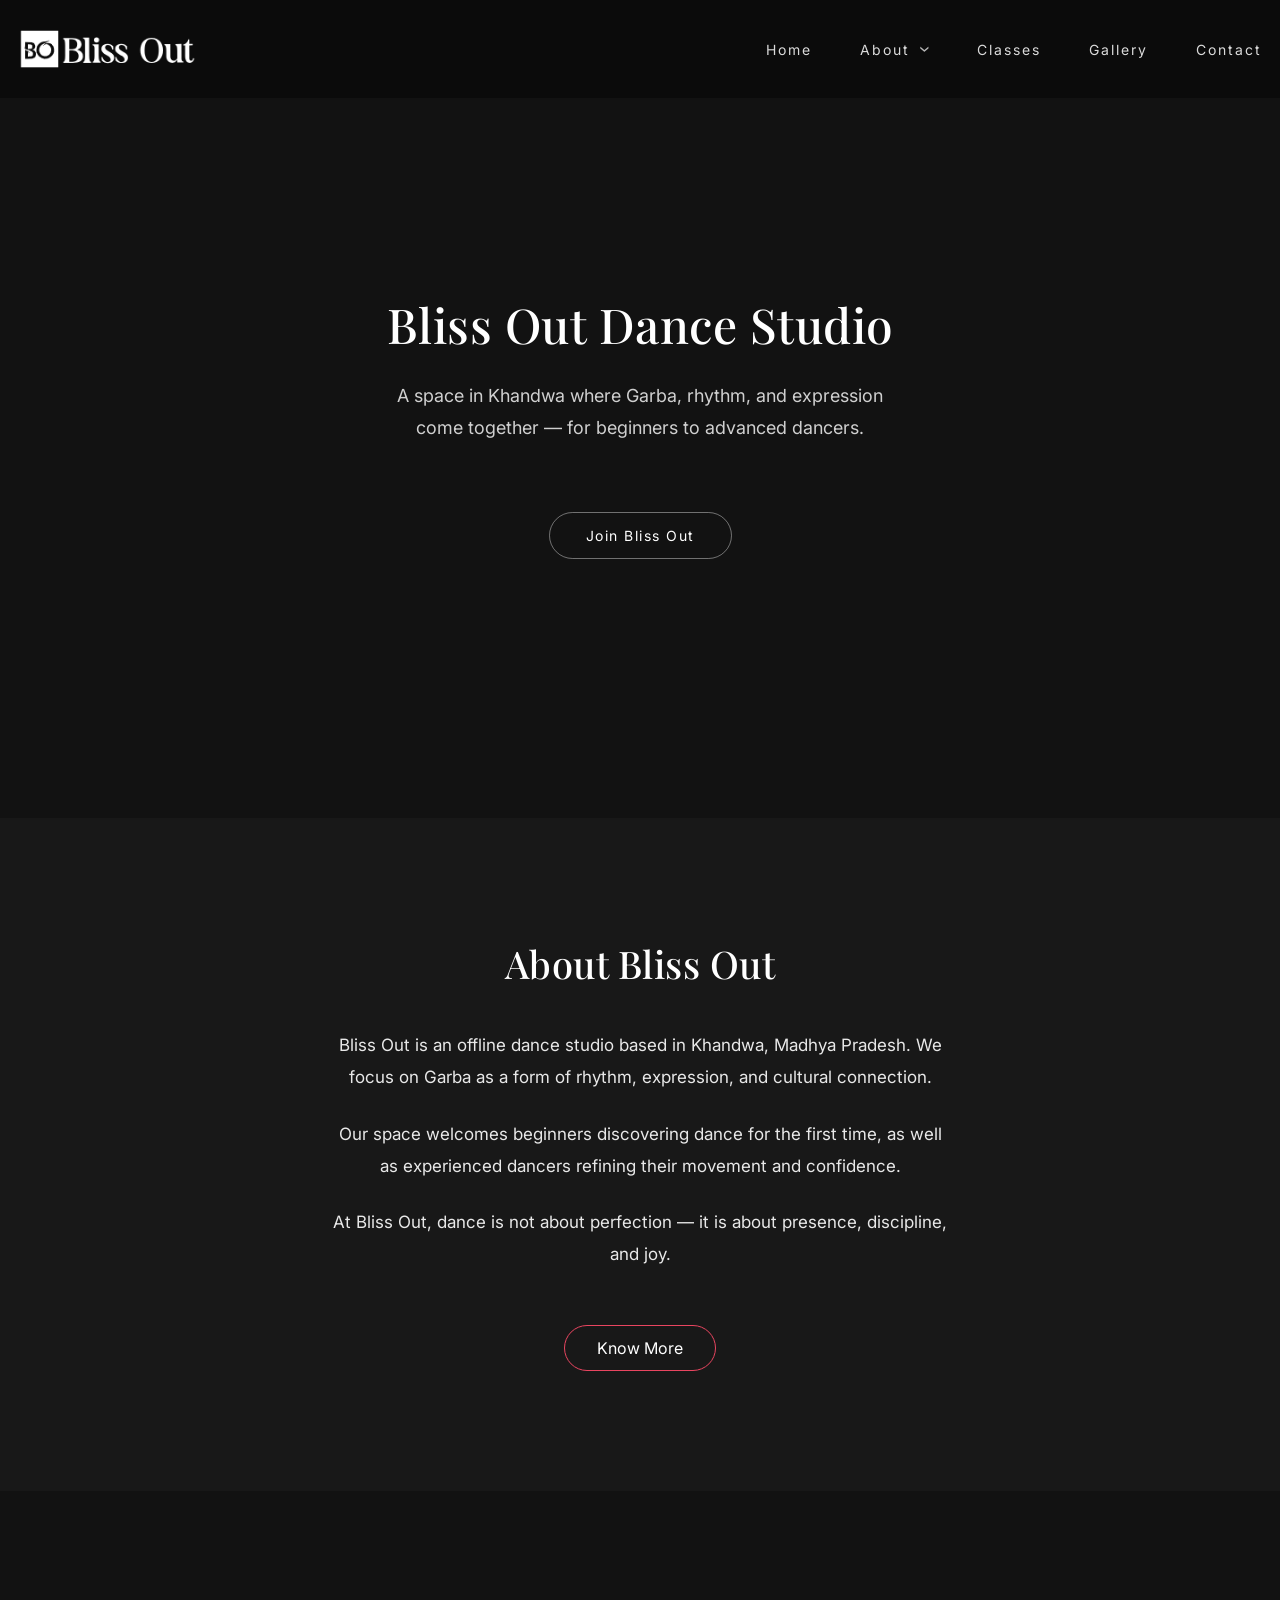
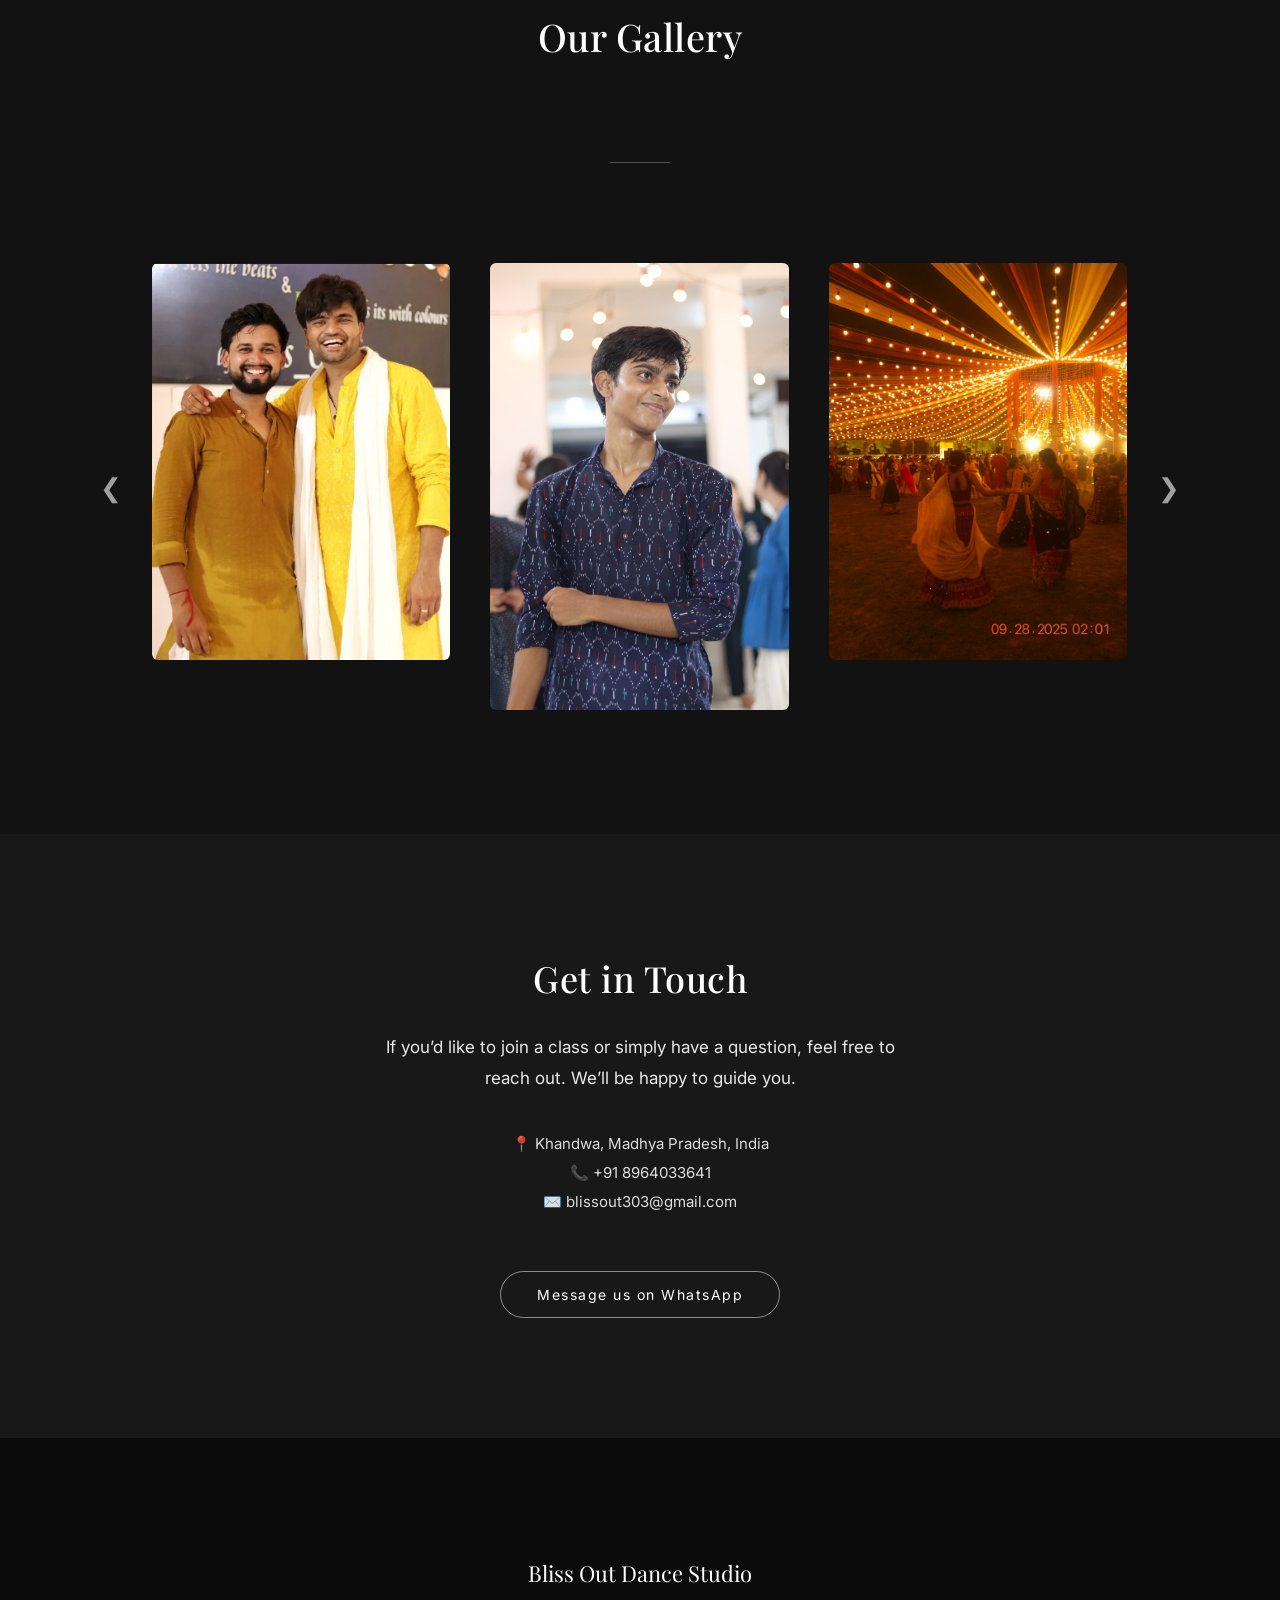
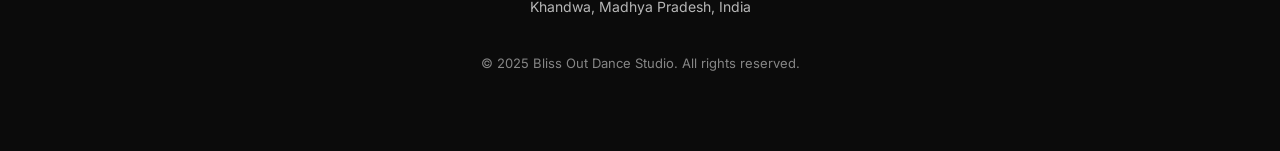
<file: index.html>
<!DOCTYPE html>
<html lang="en">
  <head>
    <meta charset="UTF-8" />
    <meta name="viewport" content="width=device-width, initial-scale=1.0" />
    <title>Bliss Out Dance Studio | Garba Classes in Khandwa</title>
    <meta
      name="description"
      content="Bliss Out Dance Studio in Khandwa offers professional Garba classes for beginners, intermediate and advanced dancers. Join our evening batches and dance with rhythm."
    />

    <link rel="preconnect" href="https://fonts.googleapis.com" />
    <link rel="preconnect" href="https://fonts.gstatic.com" crossorigin />

    <link
      href="https://fonts.googleapis.com/css2?family=Inter:wght@300;400;500&family=Playfair+Display:wght@400;500;600&display=swap"
      rel="stylesheet"
    />

    <!-- Link CSS -->
    <link rel="stylesheet" href="style.css" />
  </head>
  <body>
    <!-- Header -->
    <header class="navbar">
      <div class="logo">
        <img src="images/logo.png" alt="Bliss Out Dance Studio Logo" />
      </div>

      <div class="hamburger">
        <span></span>
        <span></span>
        <span></span>
      </div>
      <nav id="nav-menu">
        <ul>
          <li><a href="#home">Home</a></li>
          <li class="has-dropdown">
            <div class="dropdown-toggle">
              <a href="about.html">About</a>
              <span class="dropdown-arrow">›</span>
            </div>

            <ul class="dropdown">
              <li><a href="about.html">About Studio</a></li>
              <li><a href="about.html#vision">Our Vision</a></li>
            </ul>
          </li>
          <li><a href="classes.html">Classes</a></li>
          <li><a href="#gallery">Gallery</a></li>
          <li><a href="#contact">Contact</a></li>
        </ul>
      </nav>
    </header>

    <!-- Hero Section -->
    <section class="hero fade-in" id="home">
      <h1>Bliss Out Dance Studio</h1>

      <p>
        A space in Khandwa where Garba, rhythm, and expression come together —
        for beginners to advanced dancers.
      </p>

      <a href="classes.html" class="hero-cta"> Join Bliss Out </a>
    </section>

    <!-- About Section -->
    <section class="about fade-in" id="about">
      <h2>About Bliss Out</h2>

      <p>
        Bliss Out is an offline dance studio based in Khandwa, Madhya Pradesh.
        We focus on Garba as a form of rhythm, expression, and cultural
        connection.
      </p>

      <p>
        Our space welcomes beginners discovering dance for the first time, as
        well as experienced dancers refining their movement and confidence.
      </p>

      <p>
        At Bliss Out, dance is not about perfection — it is about presence,
        discipline, and joy.
      </p>

      <a href="about.html" class="about-cta">Know More</a>
    </section>

    <!-- Gallery Section -->

    <section class="gallery-home" id="gallery">
      <h2>Our Gallery</h2>

      <div class="section-divider"></div>

      <div class="carousel-wrapper">
        <button class="carousel-btn left" aria-label="Previous">
          &#10094;
        </button>

        <div class="carousel-track-container">
          <div class="carousel-track">
            <a href="gallery.html" class="carousel-item">
              <img
                src="images/dance1.jpg"
                alt="Garba practice at Bliss Out Dance Studio"
              />
            </a>
            <a href="gallery.html" class="carousel-item">
              <img
                src="images/dance2.jpg"
                alt="Garba practice at Bliss Out Dance Studio"
              />
            </a>
            <a href="gallery.html" class="carousel-item">
              <img
                src="images/dance3.jpg"
                alt="Garba practice at Bliss Out Dance Studio"
              />
            </a>
            <a href="gallery.html" class="carousel-item">
              <img
                src="images/dance4.jpg"
                alt="Garba practice at Bliss Out Dance Studio"
              />
            </a>
            <a href="gallery.html" class="carousel-item">
              <img
                src="images/dance5.jpg"
                alt="Garba practice at Bliss Out Dance Studio"
              />
            </a>
            <a href="gallery.html" class="carousel-item">
              <img
                src="images/dance6.jpg"
                alt="Garba practice at Bliss Out Dance Studio"
              />
            </a>
          </div>
        </div>

        <button class="carousel-btn right" aria-label="Next">&#10095;</button>
      </div>
    </section>

    <!-- Contact Section -->
    <section class="contact fade-in" id="contact">
      <h2>Get in Touch</h2>

      <p class="contact-intro">
        If you’d like to join a class or simply have a question, feel free to
        reach out. We’ll be happy to guide you.
      </p>

      <div class="contact-info">
        <p><strong>📍</strong> Khandwa, Madhya Pradesh, India</p>
        <p><strong>📞</strong> +91 8964033641</p>
        <p><strong>✉️</strong> blissout303@gmail.com</p>
      </div>

      <a href="https://wa.me/918964033641" class="contact-cta" target="_blank">
        Message us on WhatsApp
      </a>
    </section>

    <!-- Footer -->
    <footer class="footer">
      <p class="footer-brand">Bliss Out Dance Studio</p>
      <p class="footer-location">Khandwa, Madhya Pradesh, India</p>

      <p class="footer-copy">
        © 2025 Bliss Out Dance Studio. All rights reserved.
      </p>
    </footer>

    <script src="script.js"></script>

    <div class="nav-backdrop"></div>
  </body>
</html>
</file>
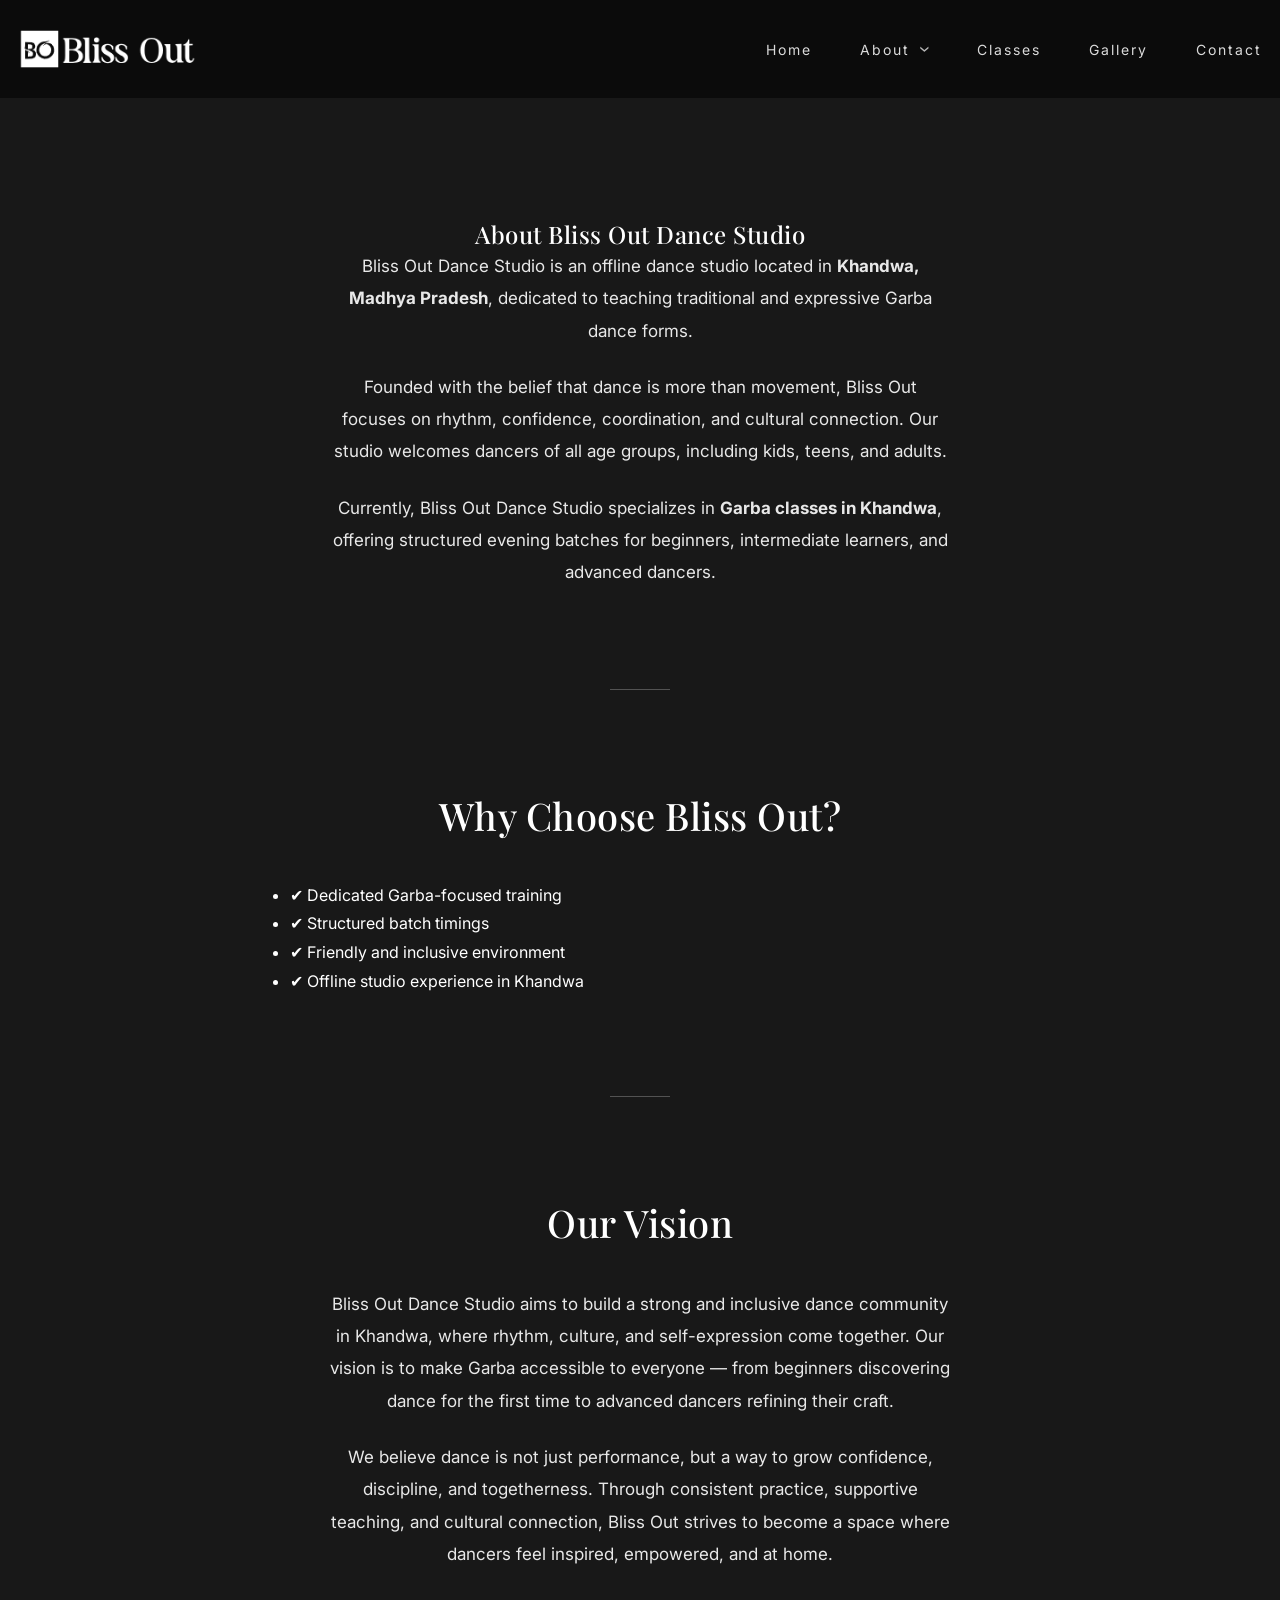
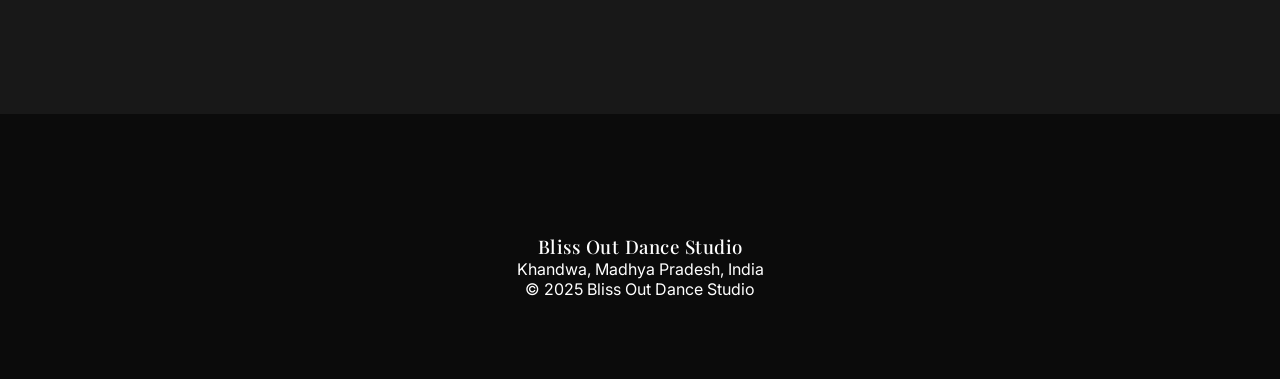
<file: about.html>
<!DOCTYPE html>
<html lang="en">
  <head>
    <meta charset="UTF-8" />
    <meta name="viewport" content="width=device-width, initial-scale=1.0" />
    <title>About Bliss Out Dance Studio | Garba Classes in Khandwa</title>
    <meta
      name="description"
      content="Learn about Bliss Out Dance Studio in Khandwa, Madhya Pradesh. A dedicated Garba dance studio offering structured training for beginners to advanced dancers."
    />

    <link rel="preconnect" href="https://fonts.googleapis.com" />
    <link rel="preconnect" href="https://fonts.gstatic.com" crossorigin />

    <link
      href="https://fonts.googleapis.com/css2?family=Inter:wght@300;400;500&family=Playfair+Display:wght@400;500;600&display=swap"
      rel="stylesheet"
    />

    <link rel="stylesheet" href="style.css" />
  </head>
  <body>
    <!-- Header -->
    <header class="navbar">
      <div class="logo">
        <img src="images/logo.png" alt="Bliss Out Dance Studio Logo" />
      </div>

      <div class="hamburger">
        <span></span>
        <span></span>
        <span></span>
      </div>

      <nav id="nav-menu">
        <ul>
          <li><a href="index.html">Home</a></li>
          <li class="has-dropdown">
            <div class="dropdown-toggle">
              <a href="about.html">About</a>
              <span class="dropdown-arrow">›</span>
            </div>
            <ul class="dropdown">
              <li><a href="about.html">About Studio</a></li>
              <li><a href="about.html#vision">Our Vision</a></li>
            </ul>
          </li>
          <li><a href="classes.html">Classes</a></li>
          <li><a href="index.html#gallery">Gallery</a></li>
          <li><a href="index.html#contact">Contact</a></li>
        </ul>
      </nav>
    </header>

    <!-- About Section -->
    <section class="about">
      <h1>About Bliss Out Dance Studio</h1>

      <p>
        Bliss Out Dance Studio is an offline dance studio located in
        <strong>Khandwa, Madhya Pradesh</strong>, dedicated to teaching
        traditional and expressive Garba dance forms.
      </p>

      <p>
        Founded with the belief that dance is more than movement, Bliss Out
        focuses on rhythm, confidence, coordination, and cultural connection.
        Our studio welcomes dancers of all age groups, including kids, teens,
        and adults.
      </p>

      <p>
        Currently, Bliss Out Dance Studio specializes in
        <strong>Garba classes in Khandwa</strong>, offering structured evening
        batches for beginners, intermediate learners, and advanced dancers.
      </p>

      <div class="section-divider"></div>

      <h2>Why Choose Bliss Out?</h2>

      <ul
        style="
          max-width: 700px;
          margin: 30px auto;
          text-align: left;
          line-height: 1.8;
        "
      >
        <li>✔ Dedicated Garba-focused training</li>
        <li>✔ Structured batch timings</li>
        <li>✔ Friendly and inclusive environment</li>
        <li>✔ Offline studio experience in Khandwa</li>
      </ul>

      <div class="section-divider"></div>

      <h2 id="vision">Our Vision</h2>

      <p>
        Bliss Out Dance Studio aims to build a strong and inclusive dance
        community in Khandwa, where rhythm, culture, and self-expression come
        together. Our vision is to make Garba accessible to everyone — from
        beginners discovering dance for the first time to advanced dancers
        refining their craft.
      </p>

      <p>
        We believe dance is not just performance, but a way to grow confidence,
        discipline, and togetherness. Through consistent practice, supportive
        teaching, and cultural connection, Bliss Out strives to become a space
        where dancers feel inspired, empowered, and at home.
      </p>
    </section>

    <!-- Footer -->
    <footer class="footer">
      <div class="footer-content">
        <h3>Bliss Out Dance Studio</h3>
        <p>Khandwa, Madhya Pradesh, India</p>
        <p>© 2025 Bliss Out Dance Studio</p>
      </div>
    </footer>

    <script src="script.js"></script>

    <div class="nav-backdrop"></div>
  </body>
</html>
</file>
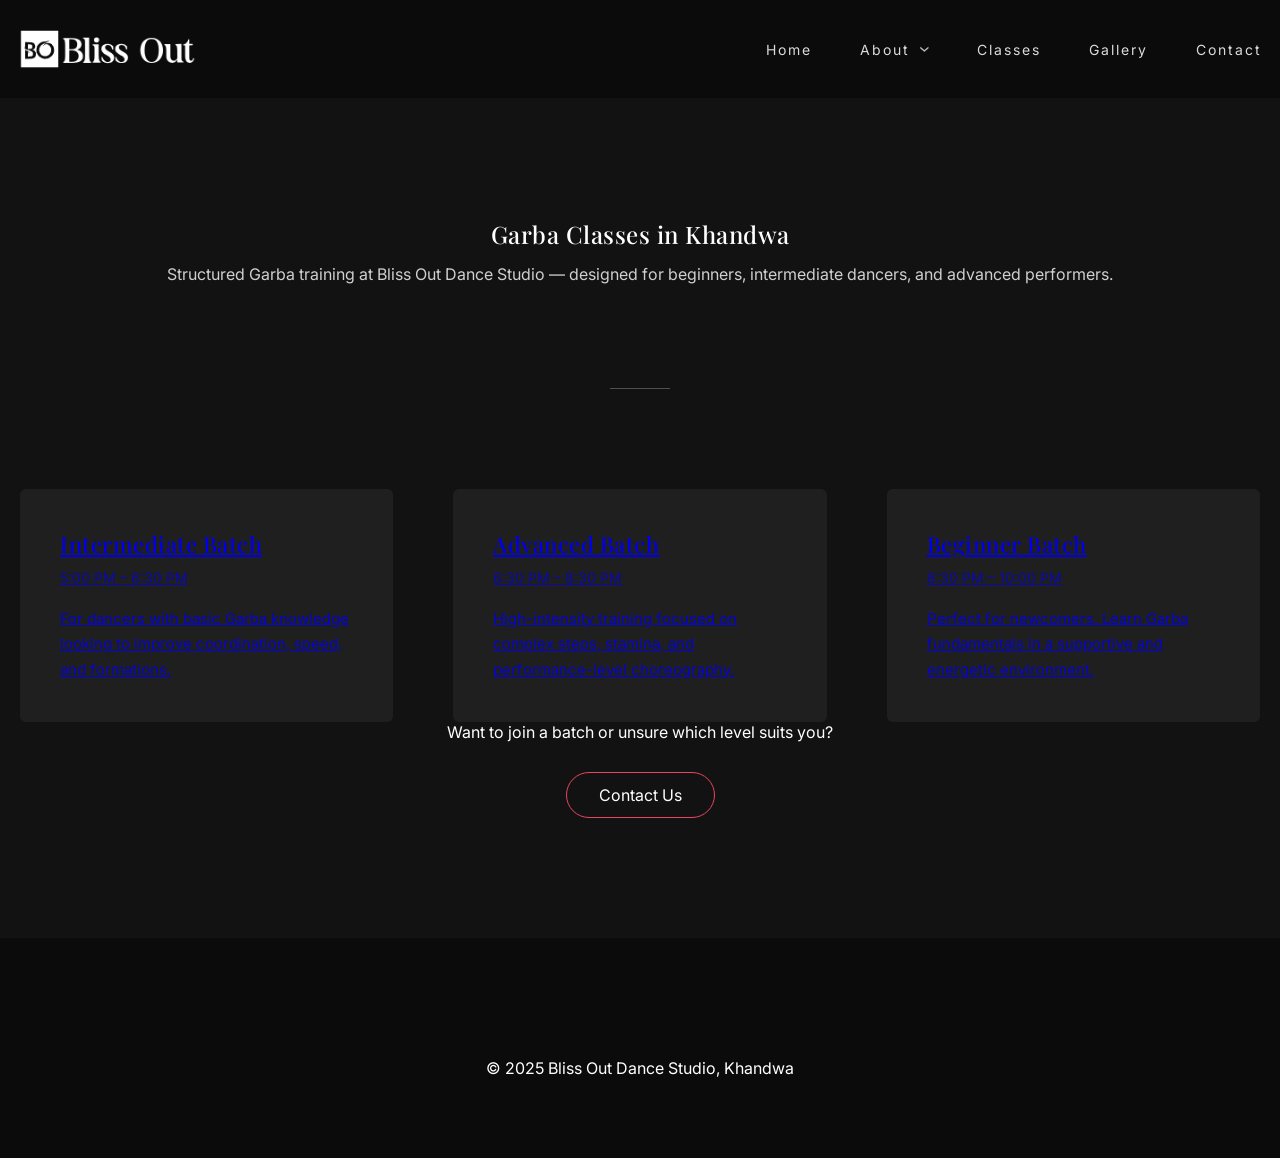
<file: classes.html>
<!DOCTYPE html>
<html lang="en">
  <head>
    <meta charset="UTF-8" />
    <meta name="viewport" content="width=device-width, initial-scale=1.0" />
    <title>Garba Classes in Khandwa | Bliss Out Dance Studio</title>
    <meta
      name="description"
      content="Join Garba classes at Bliss Out Dance Studio, Khandwa. Structured batches for beginners, intermediate and advanced levels with evening timings."
    />

    <link rel="preconnect" href="https://fonts.googleapis.com" />
    <link rel="preconnect" href="https://fonts.gstatic.com" crossorigin />

    <link
      href="https://fonts.googleapis.com/css2?family=Inter:wght@300;400;500&family=Playfair+Display:wght@400;500;600&display=swap"
      rel="stylesheet"
    />

    <link rel="stylesheet" href="style.css" />
  </head>
  <body>
    <!-- Simple Header -->
    <header class="navbar">
      <div class="logo">
        <img src="images/logo.png" alt="Bliss Out Dance Studio Logo" />
      </div>

      <div class="hamburger">
        <span></span>
        <span></span>
        <span></span>
      </div>

      <nav id="nav-menu">
        <ul>
          <li><a href="index.html">Home</a></li>
          <li class="has-dropdown">
            <div class="dropdown-toggle">
              <a href="about.html">About</a>
              <span class="dropdown-arrow">›</span>
            </div>
            <ul class="dropdown">
              <li><a href="about.html">About Studio</a></li>
              <li><a href="about.html#vision">Our Vision</a></li>
            </ul>
          </li>
          <li><a href="classes.html">Classes</a></li>
          <li><a href="index.html#gallery">Gallery</a></li>
          <li><a href="index.html#contact">Contact</a></li>
        </ul>
      </nav>
    </header>

    <!-- Classes Section -->
    <section class="classes fade-in">
      <h1 class="classes-title">Garba Classes in Khandwa</h1>
      <p class="classes-intro">
        Structured Garba training at Bliss Out Dance Studio — designed for
        beginners, intermediate dancers, and advanced performers.
      </p>

      <div class="section-divider"></div>

      <div class="batch-cards">
        <a href="register-intermediate.html" class="batch-card">
          <h3>Intermediate Batch</h3>
          <p class="time">5:00 PM – 6:30 PM</p>
          <p class="desc">
            For dancers with basic Garba knowledge looking to improve
            coordination, speed, and formations.
          </p>
        </a>

        <a href="register-advanced.html" class="batch-card highlight">
          <h3>Advanced Batch</h3>
          <p class="time">6:30 PM – 8:30 PM</p>
          <p class="desc">
            High-intensity training focused on complex steps, stamina, and
            performance-level choreography.
          </p>
        </a>

        <a href="register-beginner.html" class="batch-card">
          <h3>Beginner Batch</h3>
          <p class="time">8:30 PM – 10:00 PM</p>
          <p class="desc">
            Perfect for newcomers. Learn Garba fundamentals in a supportive and
            energetic environment.
          </p>
        </a>
      </div>

      <div class="classes-cta">
        <p>Want to join a batch or unsure which level suits you?</p>
        <a href="index.html#contact" class="about-cta">Contact Us</a>
      </div>
    </section>

    <!-- Footer -->
    <footer class="footer">
      <p>© 2025 Bliss Out Dance Studio, Khandwa</p>
    </footer>
    <script src="script.js"></script>

    <div class="nav-backdrop"></div>
  </body>
</html>
</file>
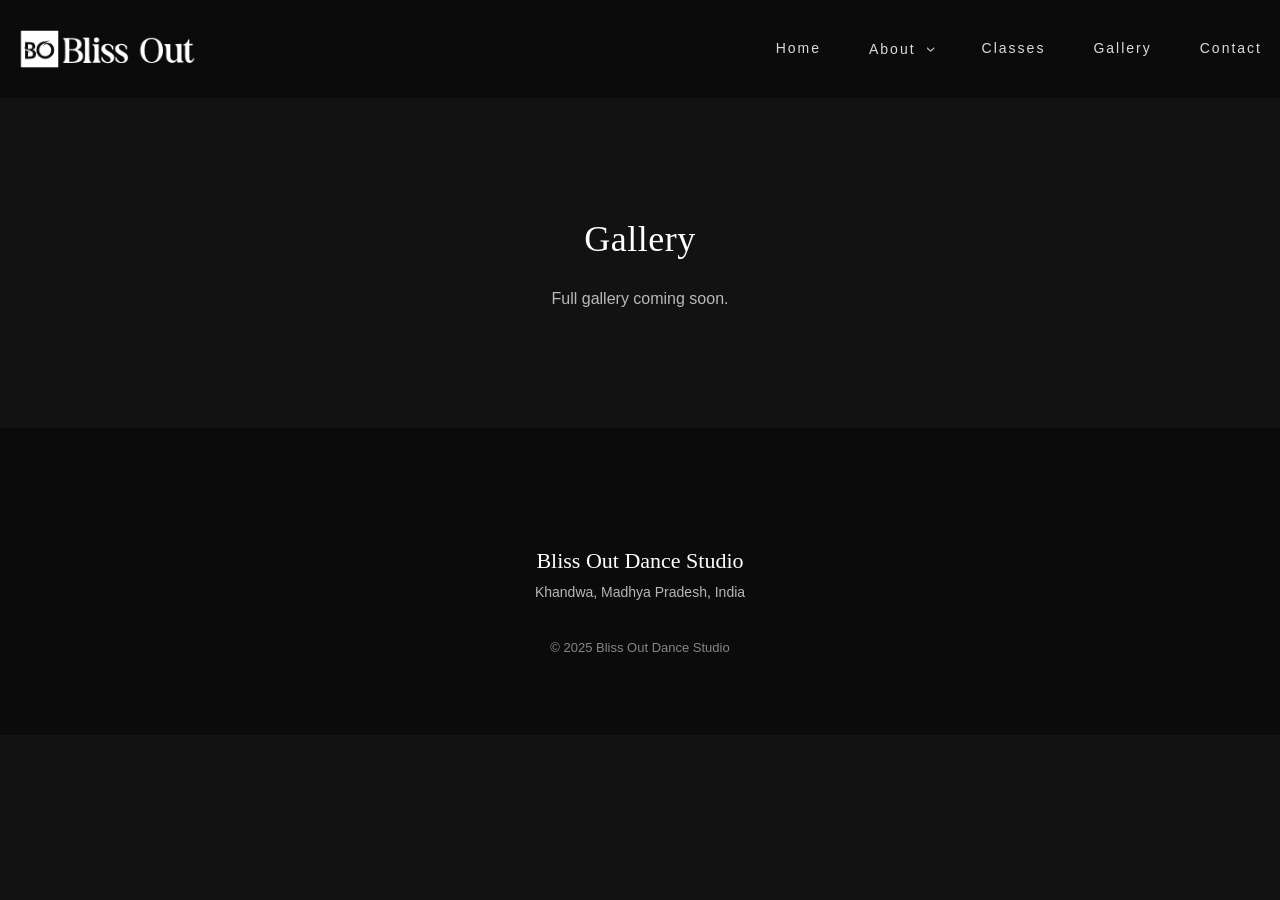
<file: gallery.html>
<!DOCTYPE html>
<html lang="en">
  <head>
    <meta charset="UTF-8" />
    <title>Gallery | Bliss Out Dance Studio</title>
    <link rel="stylesheet" href="style.css" />
  </head>
  <body>
    <header class="navbar">
      <div class="logo">
        <img src="images/logo.png" alt="Bliss Out Dance Studio Logo" />
      </div>

      <div class="hamburger">
        <span></span>
        <span></span>
        <span></span>
      </div>

      <nav id="nav-menu">
        <ul>
          <li><a href="index.html">Home</a></li>
          <li class="has-dropdown">
            <div class="dropdown-toggle">
              <a href="about.html">About</a>
              <span class="dropdown-arrow">›</span>
            </div>
            <ul class="dropdown">
              <li><a href="about.html">About Studio</a></li>
              <li><a href="about.html#vision">Our Vision</a></li>
            </ul>
          </li>
          <li><a href="classes.html">Classes</a></li>
          <li><a href="index.html#gallery">Gallery</a></li>
          <li><a href="index.html#contact">Contact</a></li>
        </ul>
      </nav>
    </header>

    <section>
      <h2>Gallery</h2>
      <p style="text-align: center; opacity: 0.7; margin-top: 20px">
        Full gallery coming soon.
      </p>
    </section>

    <footer class="footer">
      <p class="footer-brand">Bliss Out Dance Studio</p>
      <p class="footer-location">Khandwa, Madhya Pradesh, India</p>
      <p class="footer-copy">© 2025 Bliss Out Dance Studio</p>
    </footer>

    <div class="nav-backdrop"></div>
  </body>
</html>
</file>
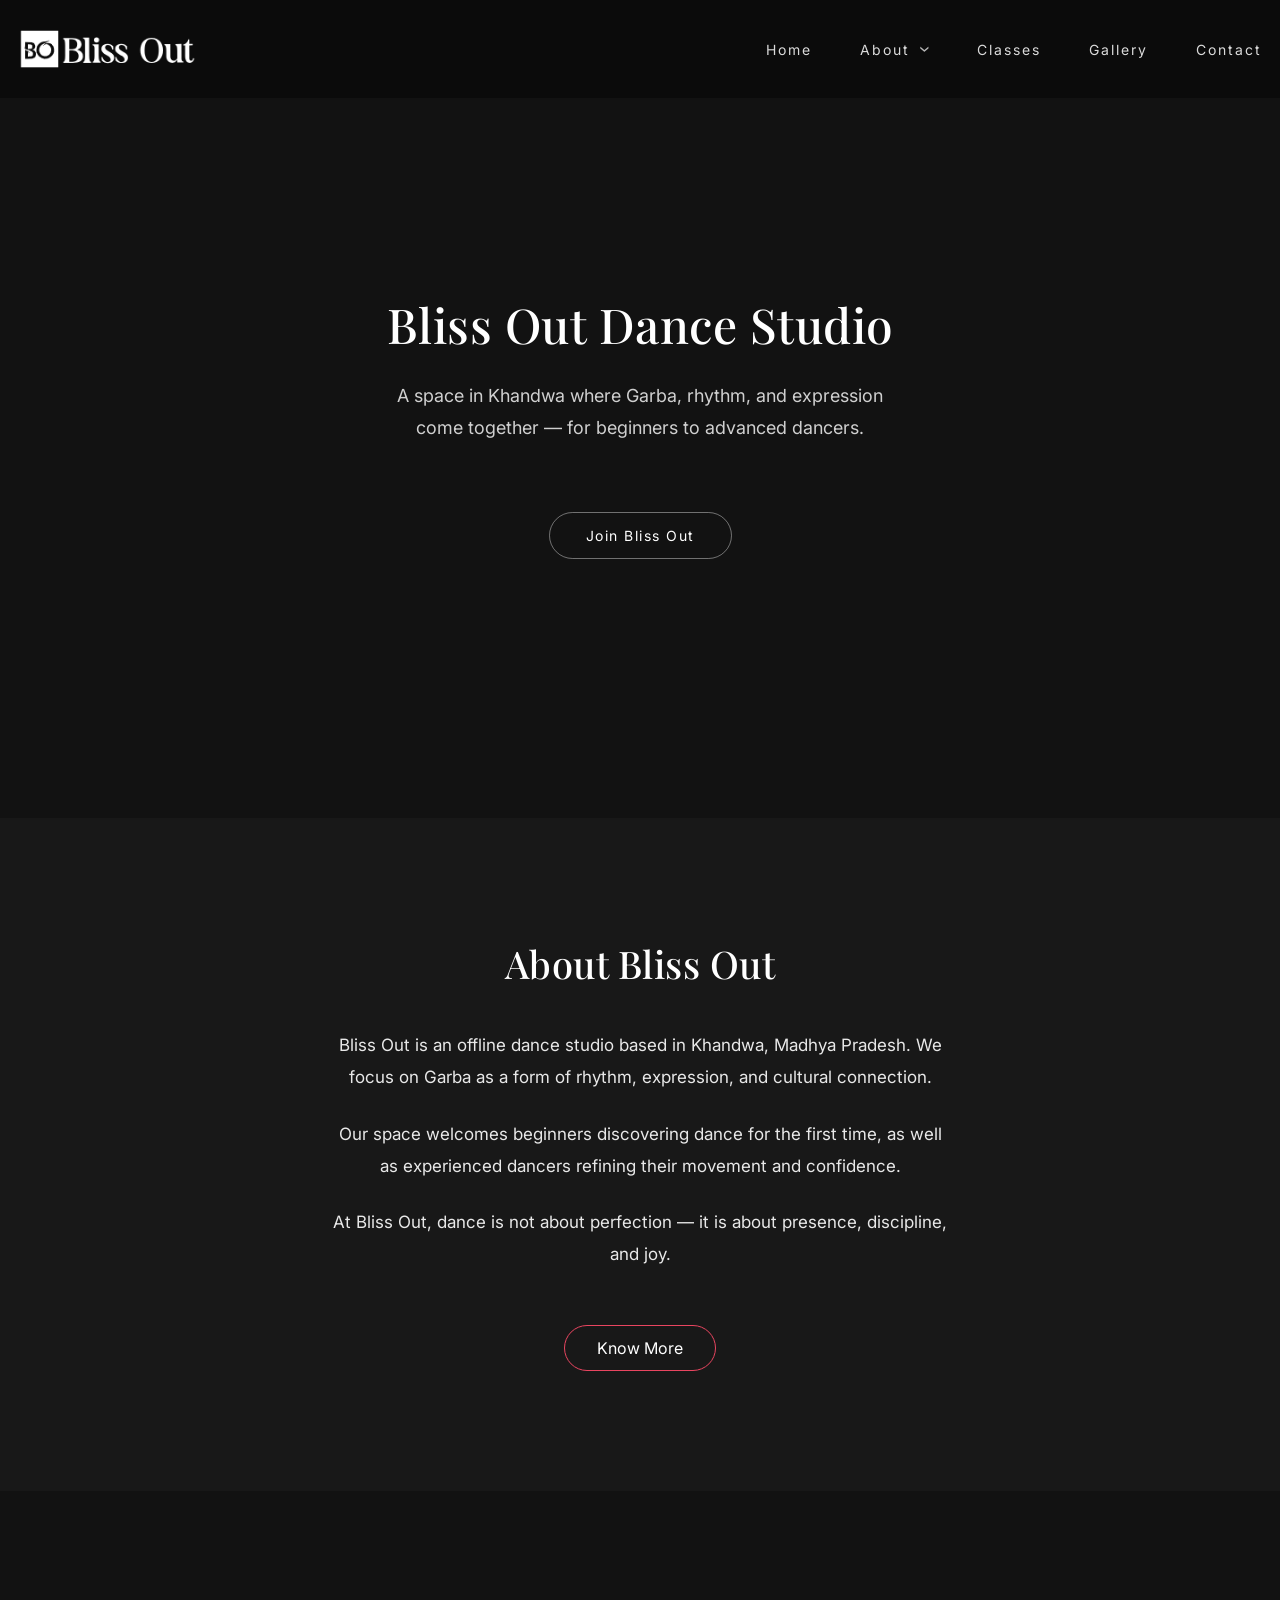
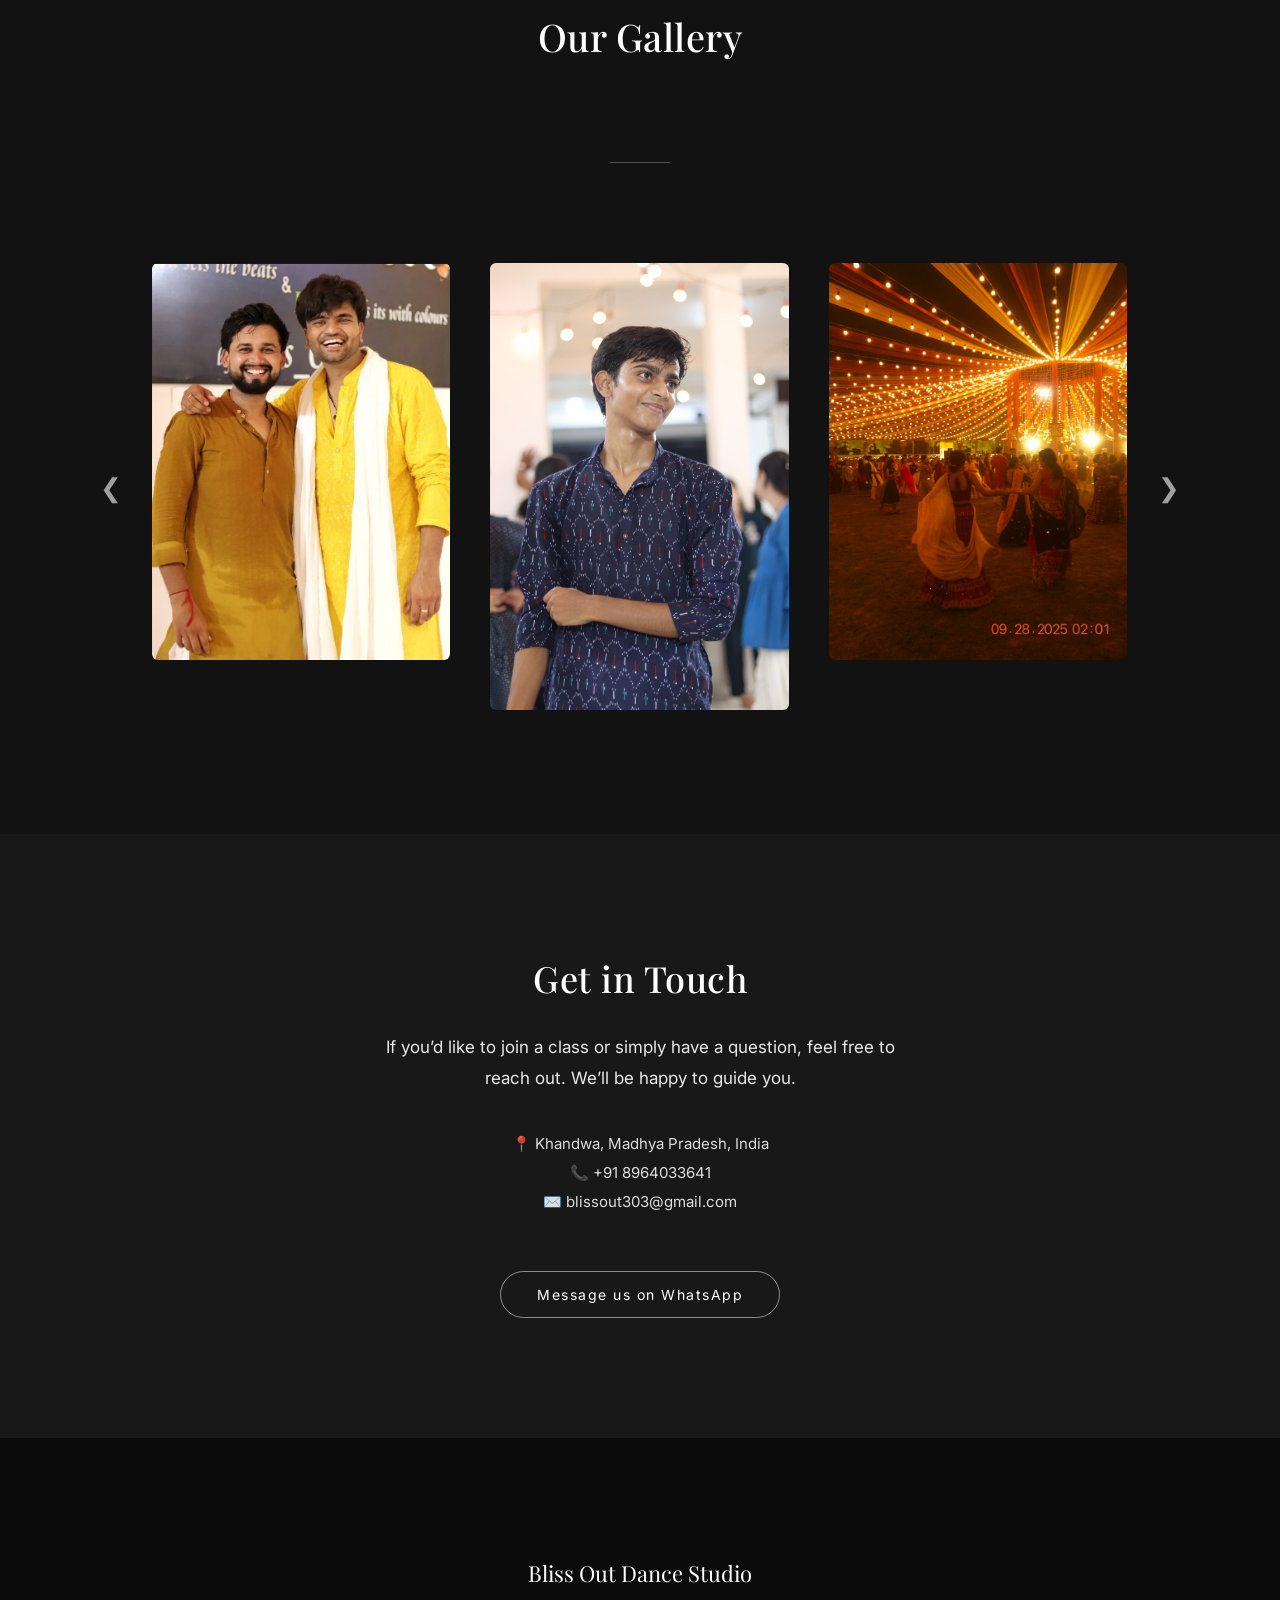
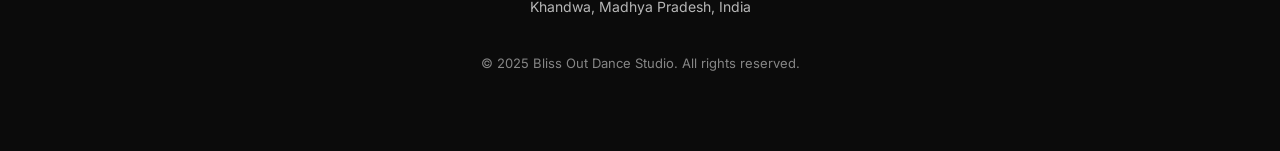
<file: pass.html>
<!DOCTYPE html>
<html lang="en">
  <head>
    <meta charset="UTF-8" />
    <meta name="viewport" content="width=device-width, initial-scale=1.0" />
    <title>Your Entry Pass | Bliss Out</title>

    <link rel="preconnect" href="https://fonts.googleapis.com" />
    <link rel="preconnect" href="https://fonts.gstatic.com" crossorigin />

    <link
      href="https://fonts.googleapis.com/css2?family=Inter:wght@300;400;500&family=Playfair+Display:wght@400;500;600&display=swap"
      rel="stylesheet"
    />

    <link rel="stylesheet" href="style.css" />
  </head>
  <body>
    <header class="navbar">
      <div class="logo">
        <img src="images/logo.png" alt="Bliss Out Dance Studio Logo" />
      </div>

      <div class="hamburger">
        <span></span>
        <span></span>
        <span></span>
      </div>
      <nav id="nav-menu">
        <ul>
          <li><a href="index.html#home">Home</a></li>
          <li class="has-dropdown">
            <div class="dropdown-toggle">
              <a href="about.html">About</a>
              <span class="dropdown-arrow">›</span>
            </div>

            <ul class="dropdown">
              <li><a href="about.html">About Studio</a></li>
              <li><a href="about.html#vision">Our Vision</a></li>
            </ul>
          </li>
          <li><a href="classes.html">Classes</a></li>
          <li><a href="index.html#gallery">Gallery</a></li>
          <li><a href="index.html#contact">Contact</a></li>
        </ul>
      </nav>
    </header>

    <section class="classes fade-in">
      <h1 class="classes-title">Your Entry Pass</h1>
      <p class="classes-intro">Your pass is being generated. Once ready, you can confirm it via WhatsApp below.</p>
      
      <div class="section-divider"></div>

      <div id="download-container" style="margin: 30px 0; min-height: 80px; display: flex; flex-direction: column; align-items: center; justify-content: center;">
        <p style="opacity: 0.6;">Generating your digital ticket...</p>
      </div>

      <a id="whatsappBtn" href="#" class="about-cta" target="_blank">
        Confirm via WhatsApp
      </a>
    </section>

    <footer class="footer">
      <p>© 2025 Bliss Out Dance Studio, Khandwa</p>
    </footer>

    <script src="script.js"></script>

    <div class="nav-backdrop"></div>
  </body>
</html>
</file>
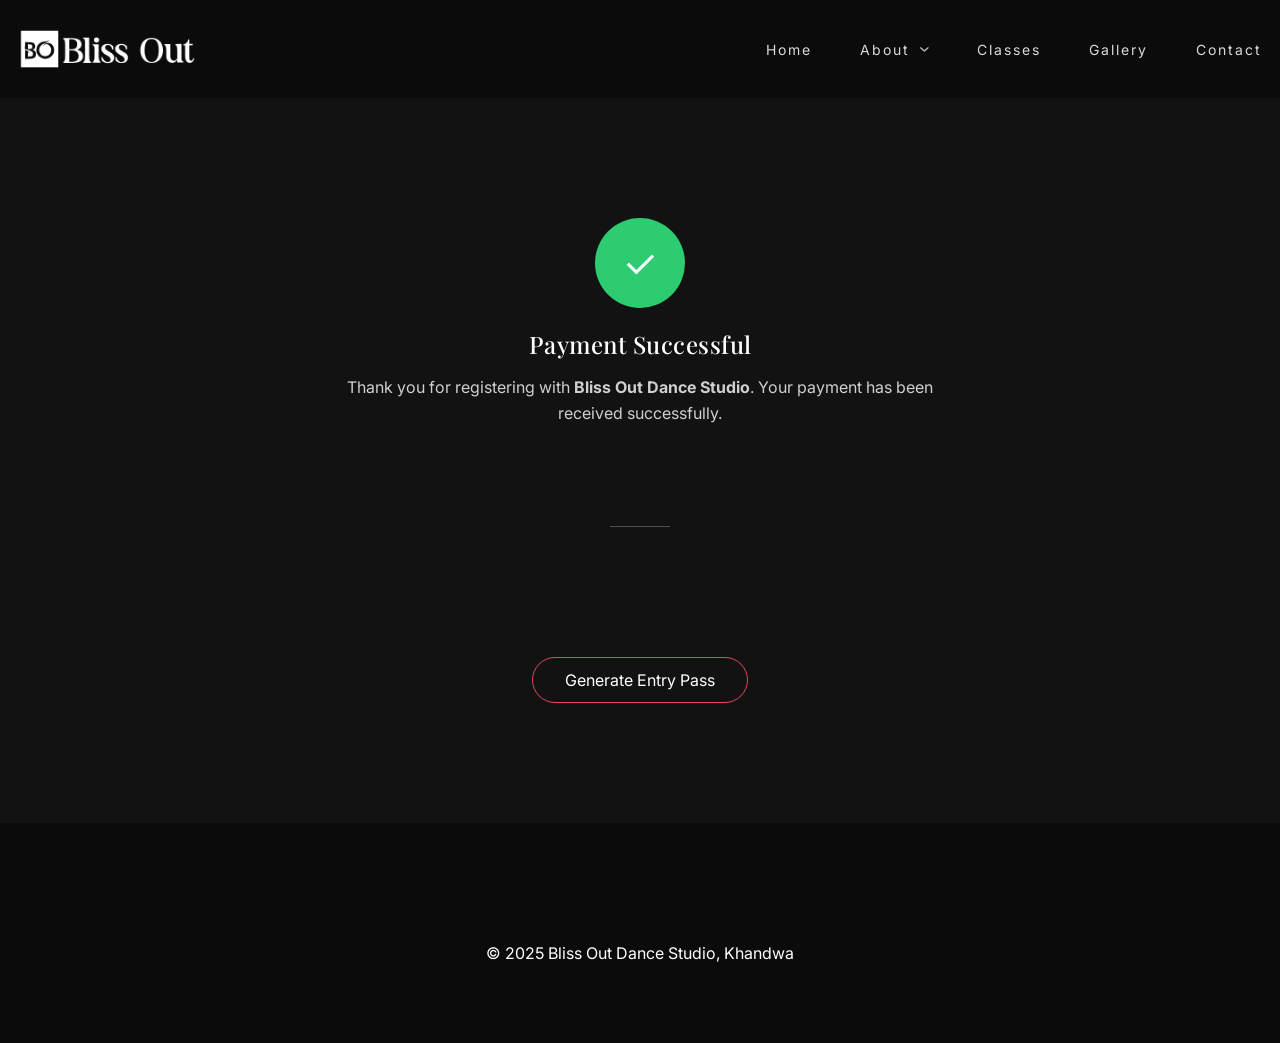
<file: payment-success.html>
<!DOCTYPE html>
<html lang="en">
  <head>
    <meta charset="UTF-8" />
    <meta name="viewport" content="width=device-width, initial-scale=1.0" />
    <title>Payment Successful | Bliss Out Dance Studio</title>

    <meta
      name="description"
      content="Your payment was successful. Generate your entry pass for Bliss Out Dance Studio."
    />

    <link rel="preconnect" href="https://fonts.googleapis.com" />
    <link rel="preconnect" href="https://fonts.gstatic.com" crossorigin />

    <link
      href="https://fonts.googleapis.com/css2?family=Inter:wght@300;400;500&family=Playfair+Display:wght@400;500;600&display=swap"
      rel="stylesheet"
    />

    <link rel="stylesheet" href="style.css" />
  </head>
  <body>
    <!-- Header -->
    <header class="navbar">
      <div class="logo">
        <img src="images/logo.png" alt="Bliss Out Dance Studio Logo" />
      </div>

      <div class="hamburger">
        <span></span>
        <span></span>
        <span></span>
      </div>
      <nav id="nav-menu">
        <ul>
          <li><a href="#home">Home</a></li>
          <li class="has-dropdown">
            <div class="dropdown-toggle">
              <a href="about.html">About</a>
              <span class="dropdown-arrow">›</span>
            </div>

            <ul class="dropdown">
              <li><a href="about.html">About Studio</a></li>
              <li><a href="about.html#vision">Our Vision</a></li>
            </ul>
          </li>
          <li><a href="classes.html">Classes</a></li>
          <li><a href="#gallery">Gallery</a></li>
          <li><a href="#contact">Contact</a></li>
        </ul>
      </nav>
    </header>

    <!-- Success Section -->
    <section class="classes fade-in" style="text-align: center">
      <!-- Success Icon -->
      <div
        style="
          width: 90px;
          height: 90px;
          margin: 0 auto 20px;
          border-radius: 50%;
          background: #2ecc71;
          display: flex;
          align-items: center;
          justify-content: center;
          font-size: 40px;
          color: white;
        "
      >
        ✓
      </div>

      <h1 class="classes-title">Payment Successful</h1>

      <p class="classes-intro" style="max-width: 600px; margin: 15px auto">
        Thank you for registering with <strong>Bliss Out Dance Studio</strong>.
        Your payment has been received successfully.
      </p>

      <div class="section-divider"></div>

      <!-- Payment Summary -->
      <div class="contact-form" style="max-width: 500px; margin: 0 auto">
        <p id="successBatch" style="font-weight: 600"></p>
        <p id="successAmount"></p>
        <p id="successPaymentId" style="font-size: 14px; opacity: 0.7"></p>
      </div>

      <!-- CTA -->
      <a
        href="pass.html"
        class="about-cta"
        style="margin-top: 30px; display: inline-block"
      >
        Generate Entry Pass
      </a>
    </section>

    <!-- Footer -->
    <footer class="footer">
      <p>© 2025 Bliss Out Dance Studio, Khandwa</p>
    </footer>

    <script src="script.js"></script>

    <div class="nav-backdrop"></div>
  </body>
</html>
</file>
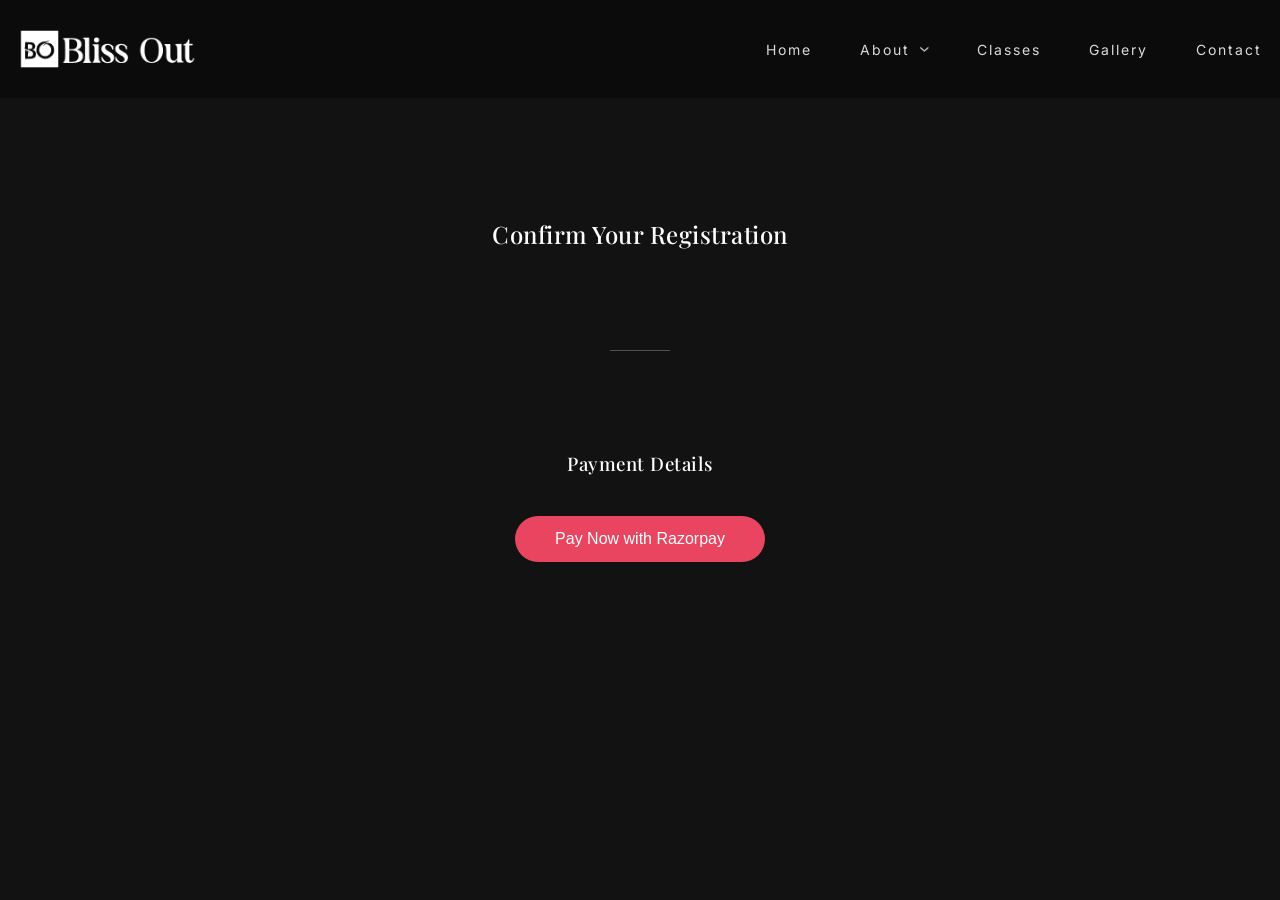
<file: payment.html>
<!DOCTYPE html>
<html lang="en">
  <head>
    <meta charset="UTF-8" />
    <meta name="viewport" content="width=device-width, initial-scale=1.0" />
    <title>Payment | Bliss Out Dance Studio</title>

    <link rel="preconnect" href="https://fonts.googleapis.com" />
    <link rel="preconnect" href="https://fonts.gstatic.com" crossorigin />

    <link
      href="https://fonts.googleapis.com/css2?family=Inter:wght@300;400;500&family=Playfair+Display:wght@400;500;600&display=swap"
      rel="stylesheet"
    />

    <link rel="stylesheet" href="style.css" />
    <script src="https://checkout.razorpay.com/v1/checkout.js"></script>
  </head>
  <body>
    <header class="navbar">
      <div class="logo">
        <img src="images/logo.png" alt="Bliss Out Dance Studio Logo" />
      </div>

      <div class="hamburger">
        <span></span>
        <span></span>
        <span></span>
      </div>
      <nav id="nav-menu">
        <ul>
          <li><a href="index.html#home">Home</a></li>
          <li class="has-dropdown">
            <div class="dropdown-toggle">
              <a href="about.html">About</a>
              <span class="dropdown-arrow">›</span>
            </div>

            <ul class="dropdown">
              <li><a href="about.html">About Studio</a></li>
              <li><a href="about.html#vision">Our Vision</a></li>
            </ul>
          </li>
          <li><a href="classes.html">Classes</a></li>
          <li><a href="index.html#gallery">Gallery</a></li>
          <li><a href="index.html#contact">Contact</a></li>
        </ul>
      </nav>
    </header>

    <section class="classes fade-in">
      <h1 class="classes-title">Confirm Your Registration</h1>

      <div class="section-divider"></div>

      <div class="contact-form">
        <h3 style="margin-bottom: 10px">Payment Details</h3>
        <p id="batchInfo" style="margin-bottom: 5px;"></p>
        <p id="amountInfo" style="font-weight: bold; font-size: 1.2rem; color: #e94560;"></p>
      </div>

      <button id="confirmPaymentBtn" style="margin-top: 30px; padding: 14px 40px; font-size: 16px; background-color: #e94560; color: white; border: none; border-radius: 30px; cursor: pointer;">
        Pay Now with Razorpay
      </button>
    </section>

    <script src="script.js"></script>

    <div class="nav-backdrop"></div>
  </body>
</html>
</file>
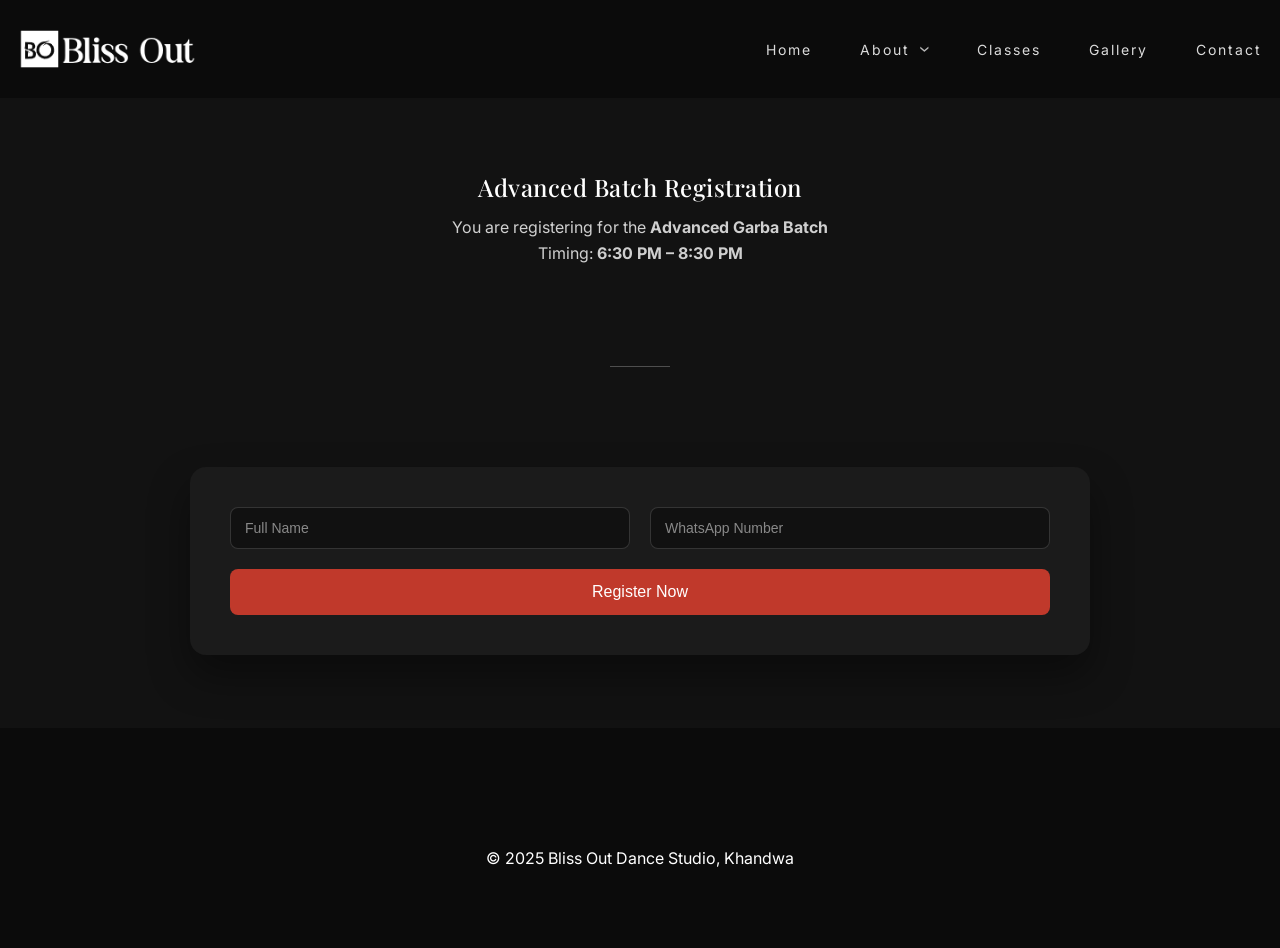
<file: register-advanced.html>
<!DOCTYPE html>
<html lang="en">
  <head>
    <meta charset="UTF-8" />
    <meta name="viewport" content="width=device-width, initial-scale=1.0" />
    <title>Register for Advanced Batch | Bliss Out Dance Studio</title>

    <link rel="preconnect" href="https://fonts.googleapis.com" />
    <link rel="preconnect" href="https://fonts.gstatic.com" crossorigin />

    <link
      href="https://fonts.googleapis.com/css2?family=Inter:wght@300;400;500&family=Playfair+Display:wght@400;500;600&display=swap"
      rel="stylesheet"
    />

    <link rel="stylesheet" href="style.css" />
  </head>
  <body>
    <!-- Header -->
    <header class="navbar">
      <div class="logo">
        <img src="images/logo.png" alt="Bliss Out Dance Studio Logo" />
      </div>

      <div class="hamburger">
        <span></span>
        <span></span>
        <span></span>
      </div>
      <nav id="nav-menu">
        <ul>
          <li><a href="#home">Home</a></li>
          <li class="has-dropdown">
            <div class="dropdown-toggle">
              <a href="about.html">About</a>
              <span class="dropdown-arrow">›</span>
            </div>

            <ul class="dropdown">
              <li><a href="about.html">About Studio</a></li>
              <li><a href="about.html#vision">Our Vision</a></li>
            </ul>
          </li>
          <li><a href="classes.html">Classes</a></li>
          <li><a href="#gallery">Gallery</a></li>
          <li><a href="#contact">Contact</a></li>
        </ul>
      </nav>
    </header>

    <!-- Registration Section -->
    <section class="form-section fade-in">
      <h1 class="classes-title">Advanced Batch Registration</h1>

      <p class="classes-intro">
        You are registering for the <strong>Advanced Garba Batch</strong><br />
        Timing: <strong>6:30 PM – 8:30 PM</strong>
      </p>

      <div class="section-divider"></div>

      <!-- Registration Form -->
      <div class="form-card">
        <form id="registrationForm">
          <input
            type="hidden"
            name="batch"
            value="Advanced Batch (6:30 PM – 8:30 PM)"
          />

          <input type="text" name="name" placeholder="Full Name" required />

          <input
            type="tel"
            name="whatsapp"
            pattern="[0-9]{10}"
            placeholder="WhatsApp Number"
            required
          />

          <button type="submit">Register Now</button>
        </form>
      </div>
    </section>

    <!-- Footer -->
    <footer class="footer">
      <p>© 2025 Bliss Out Dance Studio, Khandwa</p>
    </footer>

    <script src="script.js"></script>

    <div class="nav-backdrop"></div>
  </body>
</html>
</file>
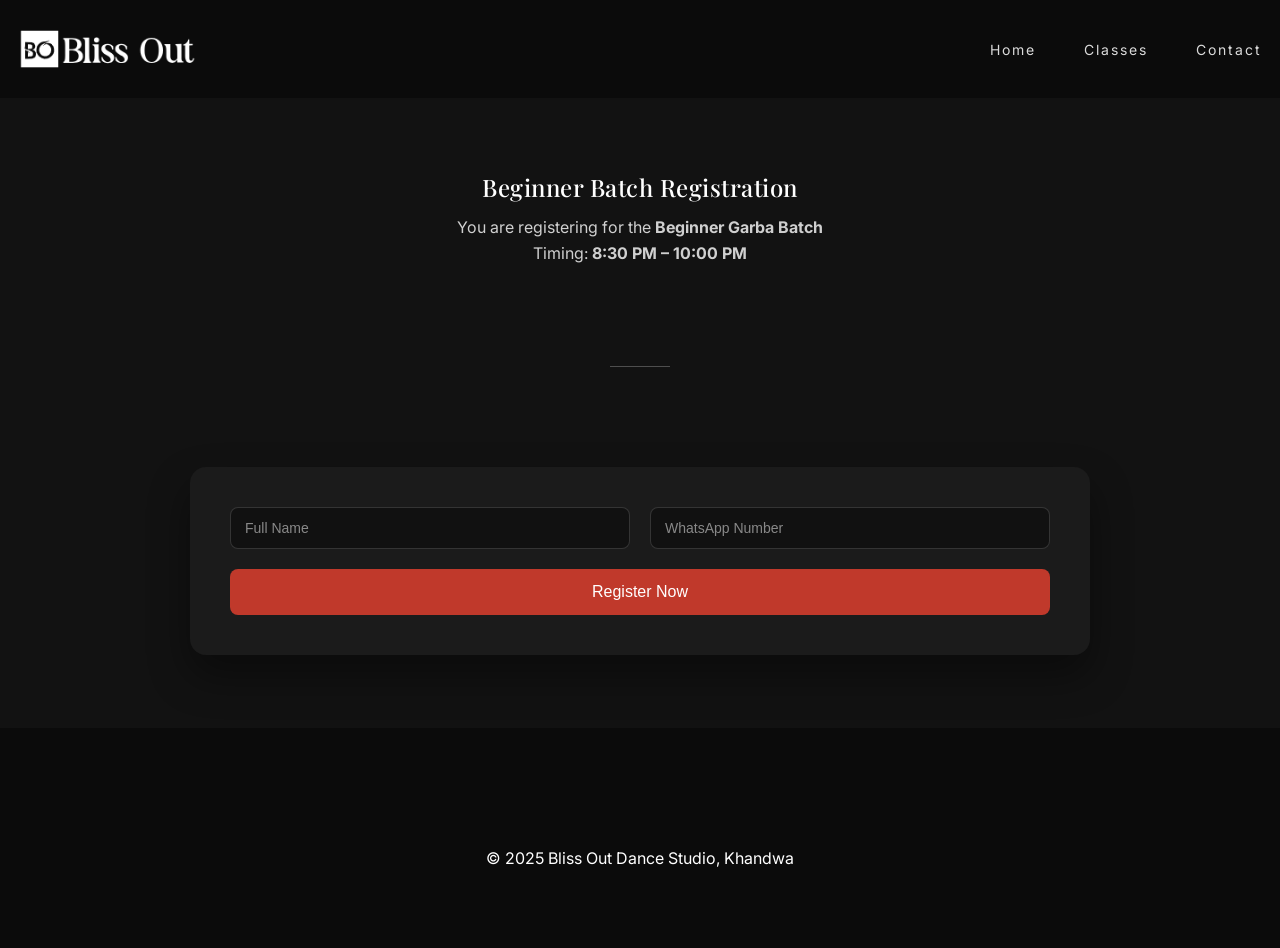
<file: register-beginner.html>
<!DOCTYPE html>
<html lang="en">
  <head>
    <meta charset="UTF-8" />
    <meta name="viewport" content="width=device-width, initial-scale=1.0" />
    <title>Register for Beginner Batch | Bliss Out Dance Studio</title>

    <link rel="preconnect" href="https://fonts.googleapis.com" />
    <link rel="preconnect" href="https://fonts.gstatic.com" crossorigin />

    <link
      href="https://fonts.googleapis.com/css2?family=Inter:wght@300;400;500&family=Playfair+Display:wght@400;500;600&display=swap"
      rel="stylesheet"
    />

    <link rel="stylesheet" href="style.css" />
  </head>
  <body>
    <!-- Header -->
    <header class="navbar">
      <div class="logo">
        <img src="images/logo.png" alt="Bliss Out Dance Studio Logo" />
      </div>

      <div class="hamburger">
        <span></span>
        <span></span>
        <span></span>
      </div>

      <nav id="nav-menu">
        <ul>
          <li><a href="index.html">Home</a></li>
          <li><a href="classes.html">Classes</a></li>
          <li><a href="index.html#contact">Contact</a></li>
        </ul>
      </nav>
    </header>

    <!-- Registration Section -->
    <section class="form-section fade-in">
      <h1 class="classes-title">Beginner Batch Registration</h1>

      <p class="classes-intro">
        You are registering for the <strong>Beginner Garba Batch</strong><br />
        Timing: <strong>8:30 PM – 10:00 PM</strong>
      </p>

      <div class="section-divider"></div>

      <!-- Registration Form -->
      <div class="form-card">
        <form id="registrationForm">
          <input
            type="hidden"
            name="batch"
            value="Beginner Batch (8:30 PM – 10:00 PM)"
          />

          <input type="text" name="name" placeholder="Full Name" required />

          <input
            type="tel"
            name="whatsapp"
            pattern="[0-9]{10}"
            placeholder="WhatsApp Number"
            required
          />

          <button type="submit">Register Now</button>
        </form>
      </div>
    </section>

    <!-- Footer -->
    <footer class="footer">
      <p>© 2025 Bliss Out Dance Studio, Khandwa</p>
    </footer>

    <script src="script.js"></script>

    <div class="nav-backdrop"></div>
  </body>
</html>
</file>
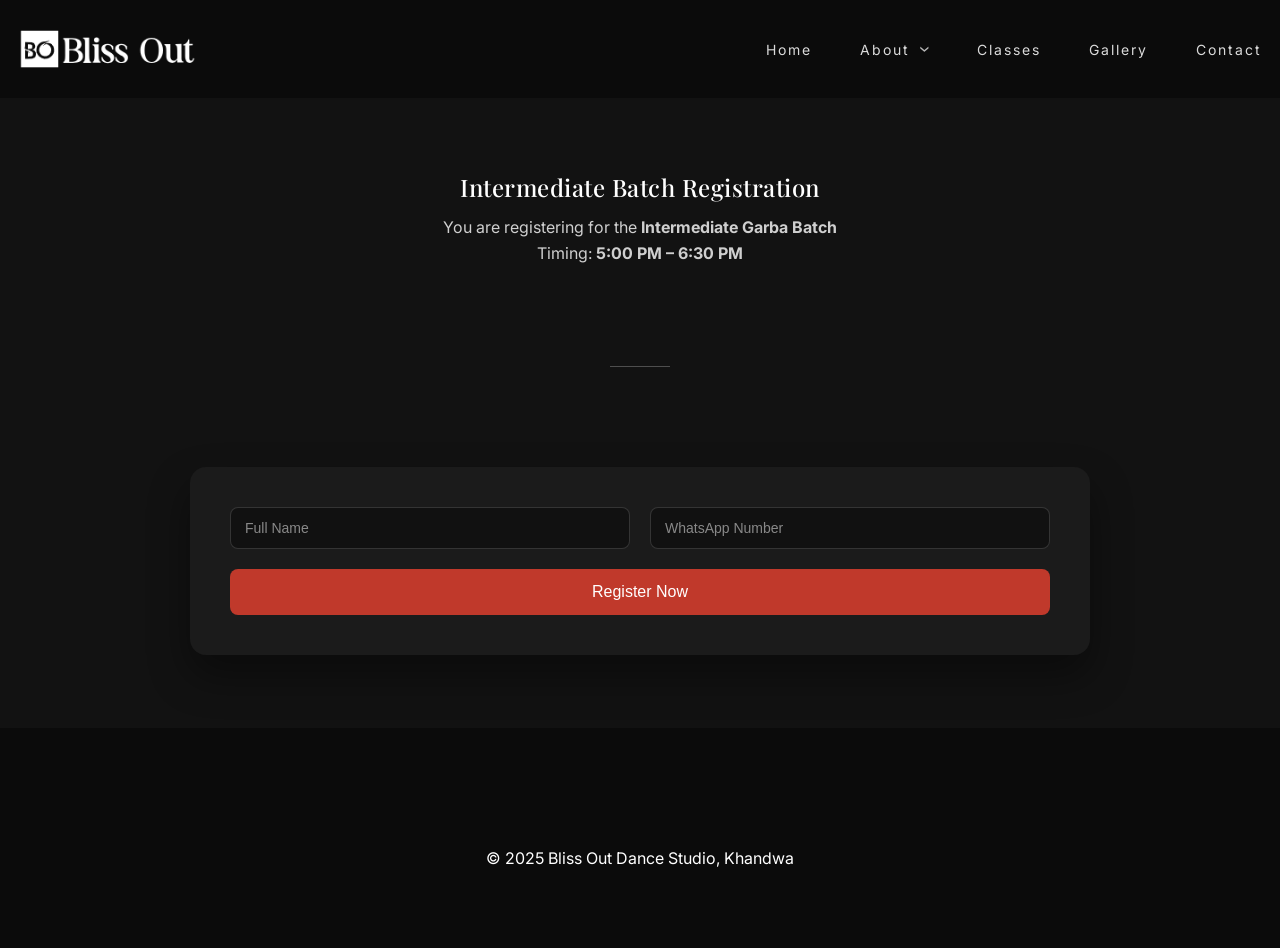
<file: register-intermediate.html>
<!DOCTYPE html>
<html lang="en">
  <head>
    <meta charset="UTF-8" />
    <meta name="viewport" content="width=device-width, initial-scale=1.0" />
    <title>Register for Intermediate Batch | Bliss Out Dance Studio</title>

    <link rel="preconnect" href="https://fonts.googleapis.com" />
    <link rel="preconnect" href="https://fonts.gstatic.com" crossorigin />

    <link
      href="https://fonts.googleapis.com/css2?family=Inter:wght@300;400;500&family=Playfair+Display:wght@400;500;600&display=swap"
      rel="stylesheet"
    />

    <link rel="stylesheet" href="style.css" />
  </head>
  <body>
    <!-- Header -->
    <header class="navbar">
      <div class="logo">
        <img src="images/logo.png" alt="Bliss Out Dance Studio Logo" />
      </div>

      <div class="hamburger">
        <span></span>
        <span></span>
        <span></span>
      </div>
      <nav id="nav-menu">
        <ul>
          <li><a href="#home">Home</a></li>
          <li class="has-dropdown">
            <div class="dropdown-toggle">
              <a href="about.html">About</a>
              <span class="dropdown-arrow">›</span>
            </div>

            <ul class="dropdown">
              <li><a href="about.html">About Studio</a></li>
              <li><a href="about.html#vision">Our Vision</a></li>
            </ul>
          </li>
          <li><a href="classes.html">Classes</a></li>
          <li><a href="#gallery">Gallery</a></li>
          <li><a href="#contact">Contact</a></li>
        </ul>
      </nav>
    </header>

    <!-- Registration Section -->
    <section class="form-section fade-in">
      <h1 class="classes-title">Intermediate Batch Registration</h1>

      <p class="classes-intro">
        You are registering for the <strong>Intermediate Garba Batch</strong
        ><br />
        Timing: <strong>5:00 PM – 6:30 PM</strong>
      </p>

      <div class="section-divider"></div>

      <!-- Registration Form -->
      <div class="form-card">
        <form id="registrationForm">
          <input
            type="hidden"
            name="batch"
            value="Intermediate Batch (5:00 PM – 6:30 PM)"
          />

          <input type="text" name="name" placeholder="Full Name" required />

          <input
            type="tel"
            name="whatsapp"
            pattern="[0-9]{10}"
            placeholder="WhatsApp Number"
            required
          />

          <button type="submit">Register Now</button>
        </form>
      </div>
    </section>

    <!-- Footer -->
    <footer class="footer">
      <p>© 2025 Bliss Out Dance Studio, Khandwa</p>
    </footer>

    <script src="script.js"></script>

    <div class="nav-backdrop"></div>
  </body>
</html>
</file>
<file: style.css>
:root {
  --bg-main: #121212; /* main background */
  --bg-section: #181818; /* sections */
  --bg-soft: #1f1f1f; /* cards / soft blocks */
  --bg-navbar: #0b0b0b; /* navbar */
  --text-main: #ffffff;
  --text-muted: rgba(255, 255, 255, 0.7);
  --accent: #e94560; /* keep your accent */
}

/* ================= RESET ================= */
* {
  margin: 0;
  padding: 0;
  box-sizing: border-box;
}

/* ================= BASE ================= */
body {
  background-color: var(--bg-main);
  color: var(--text-main);
  font-family: "Inter", sans-serif;
  font-weight: 400;
}

html {
  scroll-behavior: smooth;
}

h1,
h2,
h3 {
  font-family: "Playfair Display", serif;
  font-weight: 500;
  letter-spacing: 0.5px;
}

/* FIX: sections must have spacing */
section {
  position: relative;
  padding: 120px 20px;
}

section h2 {
  font-size: 36px;
  margin-bottom: 30px;
  text-align: center;
}

.section-divider {
  width: 60px;
  height: 1px;
  background-color: rgba(255, 255, 255, 0.25);
  margin: 100px auto;
}

/* ================= NAVBAR ================= */
.navbar {
  display: flex;
  justify-content: space-between;
  align-items: center;
  padding: 28px 18px;
  background-color: var(--bg-navbar);
  box-shadow: none;
  position: sticky;
  top: 0;
  z-index: 3000;
}

.logo {
  display: flex;
  align-items: center;
}

.logo img {
  height: 42px; /* perfect for desktop */
  width: auto;
}

/* Nav Menu */
#nav-menu ul {
  list-style: none;
  display: flex;
  gap: 48px;
}

#nav-menu ul li a {
  color: #ffffff;
  text-decoration: none;

  font-size: 14px;
  font-weight: 400;
  letter-spacing: 2px;

  opacity: 0.85;
  transition: opacity 0.3s ease;
}

#nav-menu ul li a:hover {
  opacity: 1;
}

/* Dropdown */
.has-dropdown {
  position: relative;
}

.dropdown {
  position: absolute;
  top: 140%;
  left: 0;
  background-color: var(--bg-navbar);
  padding: 12px 0;
  min-width: 200px;
  opacity: 0;
  visibility: hidden;
  transform: translateY(6px);
  transition: 0.3s ease;
}

.has-dropdown:hover .dropdown {
  opacity: 1;
  visibility: visible;
  transform: translateY(0);
}

.dropdown li {
  padding: 8px 20px;
}

/* ================= HERO ================= */
.hero {
  min-height: 80vh;
  display: flex;
  flex-direction: column;
  justify-content: center;
  text-align: center;

  padding-top: 60px;
}

.hero h1 {
  font-size: 48px;
  line-height: 1.15;
  max-width: 900px;
  margin: 0 auto;
}

.hero p {
  max-width: 520px;
  margin: 28px auto;
  font-size: 18px;
  line-height: 1.8;
  opacity: 0.8;
}

/* CTA */
.hero-cta {
  display: inline-block;
  margin-top: 40px;

  padding: 14px 36px;
  font-size: 14px;
  letter-spacing: 1.5px;

  background-color: transparent;
  color: white;
  text-decoration: none;

  border: 1px solid rgba(255, 255, 255, 0.4);
  border-radius: 30px;

  transition: all 0.3s ease;

  width: fit-content;
  align-self: center;
}

.hero-cta:hover {
  background-color: white;
  color: #0b0b0b;
}

/* ================= ABOUT ================= */
.about {
  background-color: var(--bg-section);
  text-align: center;
}

.about h2 {
  font-size: 38px;
  margin-bottom: 40px;
}

.about p {
  max-width: 620px;
  margin: 0 auto 24px;
  font-size: 17px;
  line-height: 1.9;
  opacity: 0.9;
}

.about p + p {
  margin-top: 24px;
}

.about-cta {
  display: inline-block;
  margin-top: 30px;
  padding: 12px 32px;
  border: 1px solid #e94560;
  border-radius: 30px;
  color: white;
  text-decoration: none;
}

.about-cta:hover {
  background-color: #e94560;
}

/* ================= GALLERY ================= */
.gallery {
  background-color: var(--bg-main);
  text-align: center;
}

.gallery-grid {
  display: grid;
  grid-template-columns: repeat(auto-fit, minmax(300px, 1fr));
  gap: 40px;

  max-width: 1200px;
  margin: 80px auto 0;
}

.gallery-item {
  overflow: hidden;
  border-radius: 6px;
}

.gallery-item img {
  width: 100%;
  transition: transform 0.6s ease, opacity 0.6s ease;
}

.gallery-item:hover img {
  transform: translateY(-4px);
  opacity: 0.95;
}

/* ================= CLASSES ================= */
.classes {
  background-color: var(--bg-main);
  text-align: center;
}

.classes-title {
  text-align: center;
  margin-bottom: 12px;
}

.classes-intro {
  text-align: center;
  opacity: 0.8;
  line-height: 1.6;
}

.batch-cards {
  display: grid;
  grid-template-columns: repeat(auto-fit, minmax(320px, 1fr));
  gap: 60px;
  margin-top: 80px;
}

.batch-card {
  background-color: var(--bg-soft);
  padding: 40px;
  border-radius: 6px;

  text-align: left;
  transition: transform 0.3s ease, background-color 0.3s ease;
}

.batch-card:hover {
  transform: translateY(-4px);
  background-color: rgba(255, 255, 255, 0.06);
}

.batch-card h3 {
  font-size: 22px;
  margin-bottom: 10px;
}

.batch-card .time {
  font-size: 14px;
  opacity: 0.7;
  margin-bottom: 20px;
}

.batch-card .desc {
  font-size: 15px;
  line-height: 1.7;
  opacity: 0.85;
}

/* ================= CONTACT ================= */
.contact {
  background-color: var(--bg-section);
  text-align: center;
}

.contact-intro {
  max-width: 520px;
  margin: 30px auto 40px;
  font-size: 17px;
  line-height: 1.8;
  opacity: 0.9;
}

.contact-info p {
  margin-bottom: 10px;
  font-size: 15px;
  opacity: 0.85;
}

.contact-cta {
  display: inline-block;
  margin-top: 50px;

  padding: 14px 36px;
  font-size: 14px;
  letter-spacing: 1.5px;

  border: 1px solid rgba(255, 255, 255, 0.5);
  border-radius: 30px;

  color: white;
  text-decoration: none;
  transition: all 0.3s ease;
}

.contact-cta:hover {
  background-color: white;
  color: #0b0b0b;
}

/* ================= FOOTER ================= */
.footer {
  background-color: var(--bg-navbar);
  padding: 120px 20px 80px;
  text-align: center;
}

.footer-brand {
  font-family: "Playfair Display", serif;
  font-size: 22px;
  margin-bottom: 10px;
}

.footer-location {
  font-size: 14px;
  opacity: 0.7;
  margin-bottom: 40px;
}

.footer-copy {
  font-size: 13px;
  opacity: 0.5;
}

/* ================= FADE IN ================= */
.fade-in {
  opacity: 1; /* FIX: visible by default */
  transform: translateY(0);
}

/* ================= HOME GALLERY CAROUSEL ================= */

.gallery-home {
  background-color: var(--bg-main);
  text-align: center;
}

.gallery-home h2 {
  font-size: 38px;
}

/* Carousel layout */
.carousel-wrapper {
  position: relative;
  max-width: 1100px;
  margin: 80px auto 0;
  display: flex;
  align-items: center;
}

/* Track container */
.carousel-track-container {
  overflow: hidden;
  width: 100%;
}

/* Track */
.carousel-track {
  display: flex;
  gap: 40px;
  transition: transform 0.6s ease;
}

/* Individual item */
.carousel-item {
  flex: 0 0 calc(33.333% - 27px);
  text-decoration: none;
}

.carousel-item img {
  width: 100%;
  border-radius: 6px;
  transition: transform 0.4s ease, opacity 0.4s ease;
}

.carousel-item:hover img {
  transform: translateY(-4px);
  opacity: 0.95;
}

/* Navigation buttons */
.carousel-btn {
  background: none;
  border: none;
  color: white;
  font-size: 26px;
  cursor: pointer;
  opacity: 0.6;
  transition: opacity 0.3s ease;
  padding: 10px;
}

.carousel-btn:hover {
  opacity: 1;
}

.carousel-btn.left {
  margin-right: 20px;
}

.carousel-btn.right {
  margin-left: 20px;
}

/* ================= MOBILE NAV ================= */

.hamburger {
  display: none;
}

.hamburger span {
  display: block;
}

/* Mobile styles */
@media (max-width: 900px) {
  .hamburger {
    display: block;
    width: 30px;
    height: 22px;
    position: relative;
    cursor: pointer;
    z-index: 3200;
  }

  .hamburger span {
    position: absolute;
    left: 0;
    width: 100%;
    height: 2px;
    background: white;
    transition: all 0.35s ease;
  }

  .hamburger span:nth-child(1) {
    top: 0;
  }
  .hamburger span:nth-child(2) {
    top: 10px;
  }
  .hamburger span:nth-child(3) {
    bottom: 0;
  }

  .hamburger.active span:nth-child(1) {
    transform: rotate(45deg);
    top: 10px;
  }

  .hamburger.active span:nth-child(2) {
    opacity: 0;
  }

  .hamburger.active span:nth-child(3) {
    transform: rotate(-45deg);
    bottom: 10px;
  }

  #nav-menu {
    position: fixed;
    top: 0;
    right: 0;
    height: 100vh;
    width: 260px;
    background-color: var(--bg-navbar);

    transform: translateX(100%);
    transition: transform 0.4s cubic-bezier(0.4, 0, 0.2, 1);
    padding-top: 120px;
    z-index: 3100;
  }

  #nav-menu.open {
    transform: translateX(0);
  }

  #nav-menu ul {
    flex-direction: column;
    gap: 28px;
    padding-left: 30px;
  }

  /* Disable hover dropdown on mobile */
  .has-dropdown:hover .dropdown {
    display: none;
    opacity: 0;
    visibility: hidden;
  }

  .dropdown {
    position: static;
    background: none;

    max-height: 0;
    overflow: hidden;

    opacity: 0;
    visibility: hidden;

    padding-left: 0;
    transition: max-height 0.4s ease, opacity 0.25s ease;
  }

  .has-dropdown.open .dropdown {
    max-height: 160px;
    opacity: 1;
    visibility: visible;
    padding-left: 15px;
  }

  .dropdown li {
    padding: 6px 0;
  }

  #registrationForm {
    grid-template-columns: 1fr;
  }

  /* 1. Keep inputs spanning 1 column */
  #registrationForm input,
  #registrationForm select,
  #registrationForm textarea {
    grid-column: span 1 !important;
  }

  /* 2. FORCE the button to span the full width (start to end) */
  #registrationForm button {
    grid-column: 1 / -1 !important;  /* spans from the first line to the last line */
    width: 100%;                     /* ensures it fills the entire space */
    margin-top: 10px;                /* optional: adds a little breathing room */
  }
}

/* Dropdown toggle row */
.dropdown-toggle {
  display: flex;
  align-items: center;
  justify-content: space-between;
  gap: 12px;
}

/* Arrow icon */
.dropdown-arrow {
  font-size: 18px;
  transform: rotate(90deg);
  transition: transform 0.3s ease;
  opacity: 0.7;
  cursor: pointer;
}

/* Rotate arrow when open */
.has-dropdown.open .dropdown-arrow {
  transform: rotate(-90deg);
}

.nav-backdrop {
  position: fixed;
  inset: 0;
  background: rgba(0, 0, 0, 0.55);
  backdrop-filter: blur(8px);
  opacity: 0;
  pointer-events: none;
  transition: opacity 0.35s ease;
  z-index: 2500;
}

.nav-backdrop.active {
  opacity: 1;
  pointer-events: all;
}

/* =====================
   REGISTRATION FORM FIX
===================== */

.form-section {
  min-height: 70vh;
  display: flex;
  flex-direction: column;  /* <--- ADD THIS LINE to stack items vertically */
  justify-content: center;
  align-items: center;
  padding: 60px 20px;
  text-align: center;
}

.form-card {
  width: 100%;
  max-width: 900px;
  background: rgba(255, 255, 255, 0.04);
  border-radius: 16px;
  padding: 40px;
  box-shadow: 0 20px 40px rgba(0, 0, 0, 0.4);
}

/* Grid layout */
#registrationForm {
  display: grid;
  grid-template-columns: repeat(2, 1fr);
  gap: 20px;
}

#registrationForm input,
#registrationForm select {
  width: 100%;
  padding: 12px 14px;
  background: #111;
  border: 1px solid rgba(255, 255, 255, 0.15);
  border-radius: 8px;
  color: #fff;
  font-size: 14px;
}

#registrationForm input::placeholder {
  color: rgba(255, 255, 255, 0.5);
}

#registrationForm input:focus,
#registrationForm select:focus {
  outline: none;
  border-color: #c0392b;
}

#registrationForm textarea,
#registrationForm input[name="address"] {
  grid-column: span 2;
}

#registrationForm input[type="file"] {
  grid-column: span 2;
}

#registrationForm button {
  grid-column: span 2;
  padding: 14px;
  background: #c0392b;
  border: none;
  border-radius: 8px;
  color: #fff;
  font-size: 16px;
  cursor: pointer;
}

#registrationForm button:hover {
  background: #a83225;
}
</file>
